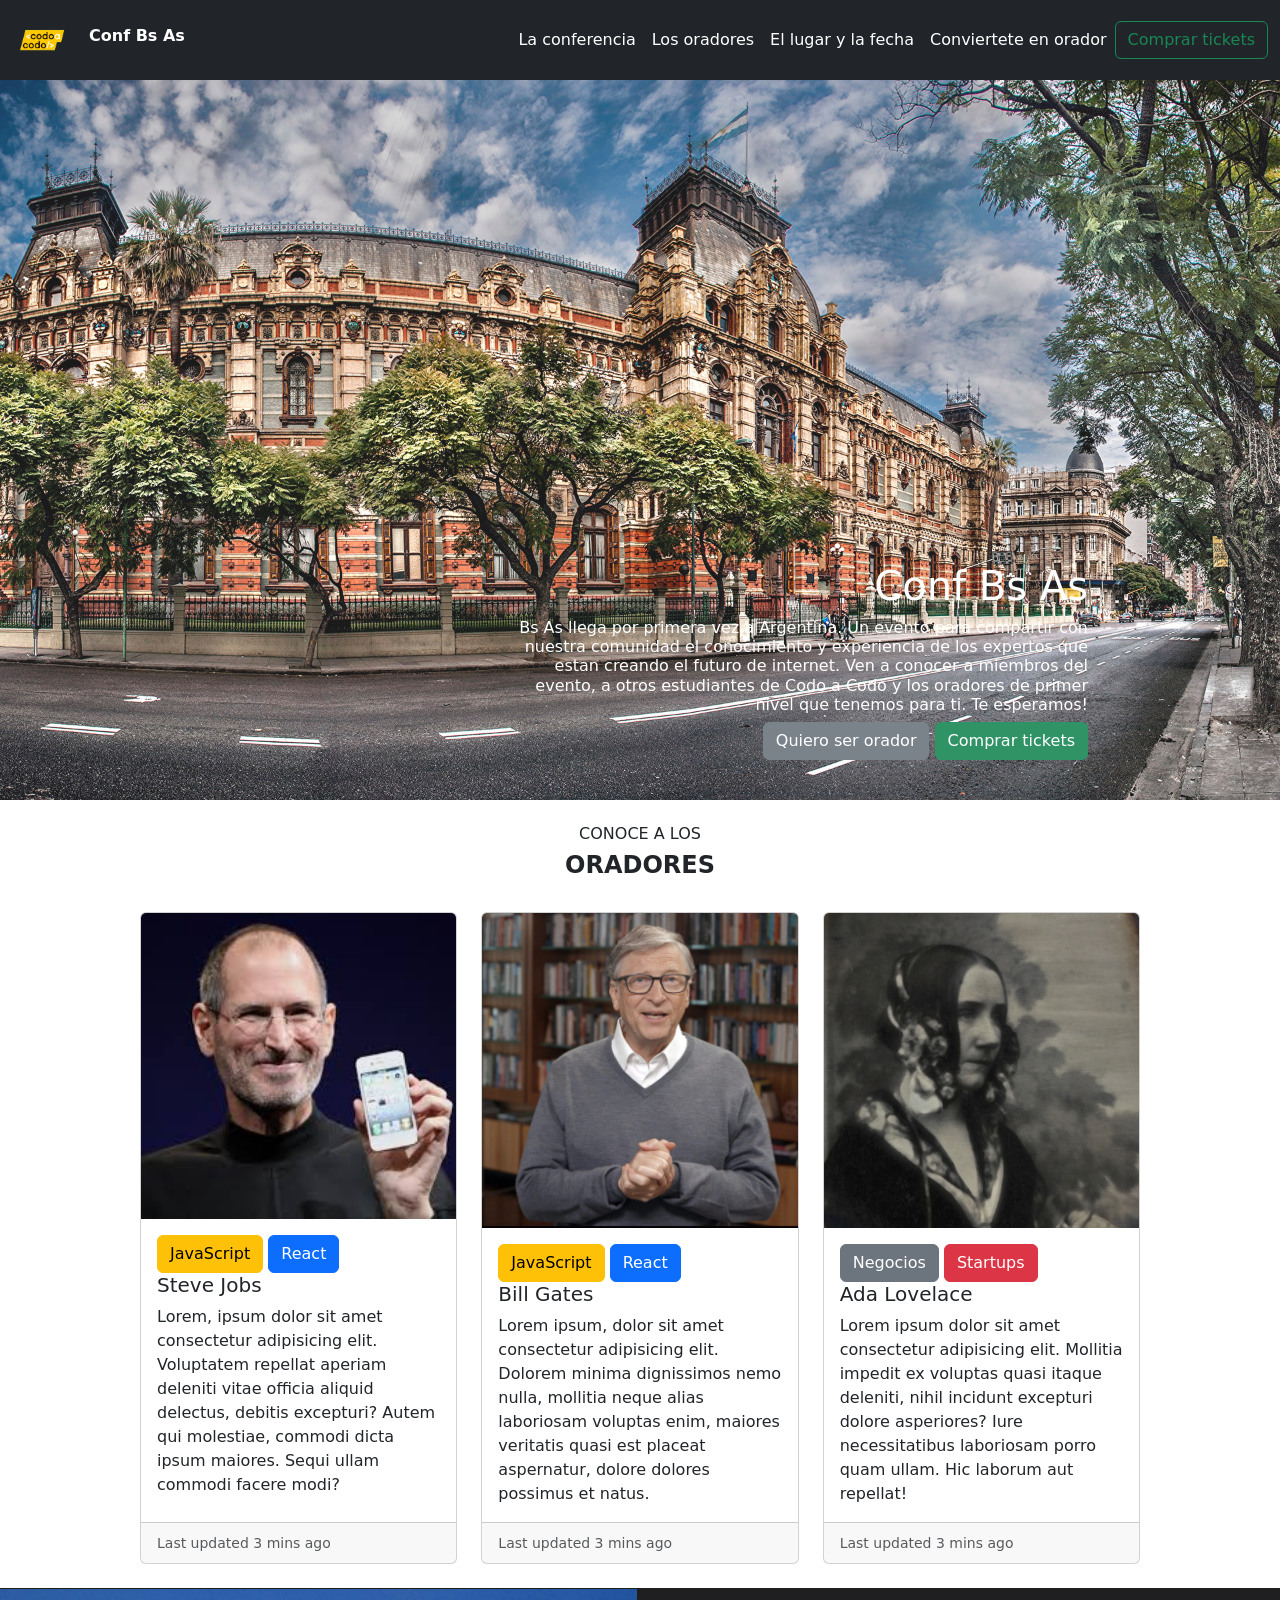
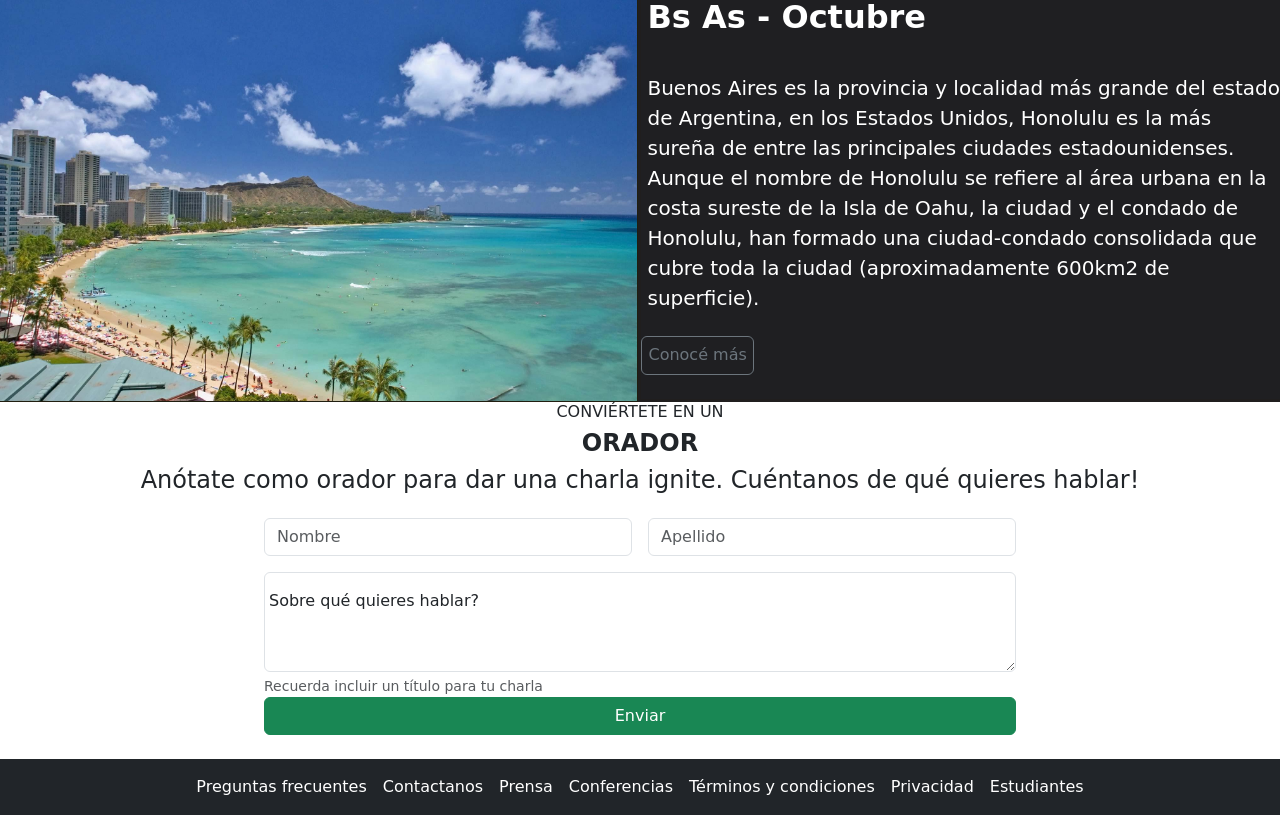
<file: index.html>
<!DOCTYPE html>
<html lang="en">
<head>
    <meta charset="UTF-8">
    <meta name="viewport" content="width=device-width, initial-scale=1.0">
    <meta property="og:image" content="https://pixeno.ar/assets/img/pixeno.webp">
    <title>Final Integrador css</title>
    <link href="css/style.css" rel="stylesheet">
    <link href="https://cdn.jsdelivr.net/npm/bootstrap@5.3.2/dist/css/bootstrap.min.css" rel="stylesheet" integrity="sha384-T3c6CoIi6uLrA9TneNEoa7RxnatzjcDSCmG1MXxSR1GAsXEV/Dwwykc2MPK8M2HN" crossorigin="anonymous">
    
</head>
<body>
<div id="contenedor" bg-dark bg-gradient>
  <nav class="navbar navbar-expand-lg bg-dark text-white" id="navinicio"> 
    <div class="container-fluid">
      <a class="navbar-brand me-auto" href="#">
        <img src="img/codoacodo.png" alt="Bootstrap" width="61" height="35">
      </a>
      <h7 class="p-3 mb-2"><span class="fw-bold">Conf Bs As</span><br></h7>
      <button class="navbar-toggler" type="button" data-bs-toggle="collapse" data-bs-target="#navbarSupportedContent" aria-controls="navbarSupportedContent" aria-expanded="false" aria-label="Toggle navigation">
        <span class="navbar-toggler-icon bg-body"></span>
      </button>
      <div class="collapse navbar-collapse" id="navbarSupportedContent">
        <ul class="navbar-nav ms-auto mb-2 mb-lg-0" >
          <li class="nav-item">
            <a class="nav-link active text-white" aria-current="page" href="#">La conferencia</a>
          </li>
          <li class="nav-item">
            <a class="nav-link text-white" href="#">Los oradores</a>
          </li>
          <li class="nav-item">
            <a class="nav-link text-white" href="#">El lugar y la fecha</a>
          </li>
          <li class="nav-item">
            <a class="nav-link text-white" href="#">Conviertete en orador</a>
          </li>
        </ul>
        <button class="btn btn-outline-success" type="submit">Comprar tickets</button>
      </div>
    </div>
  </nav>

  
  <div id="carouselExampleSlidesOnly" class="carousel slide" data-bs-ride="carousel"> 
    <div class="carousel-inner">
      <div class="carousel-item active">
        <img src="img/ba1.jpg" class="d-block w-100" alt="First slide">
        <div class="carousel-caption d-none d-sm-block text-end">
          <h1>Conf Bs As</h1>
          <h6>Bs As llega por primera vez a Argentina. Un evento para compartir con<br> nuestra comunidad el conocimiento y experiencia de los expertos que<br> estan creando el futuro de internet. Ven a conocer a miembros del<br> evento, a otros estudiantes de Codo a Codo y los oradores de primer<br> nivel que tenemos para ti. Te esperamos!</h6>
          <button type="button" class="btn btn-secondary">Quiero ser orador</button>
          <button type="button" class="btn btn-success">Comprar tickets</button>
        </div>
      </div>
      <div class="carousel-item">
        <img src="img/ba2.jpg" class="d-block w-100" alt="Second slide">
        <div class="carousel-caption d-none d-sm-block text-end">
          <h1>Conf Bs As</h1>  
          <h6>Bs As llega por primera vez a Argentina. Un evento para compartir con<br> nuestra comunidad el conocimiento y experiencia de los expertos que<br> estan creando el futuro de internet. Ven a conocer a miembros del<br> evento, a otros estudiantes de Codo a Codo y los oradores de primer<br> nivel que tenemos para ti. Te esperamos!</h6>        
          <button type="button" class="btn btn-secondary">Quiero ser orador</button>
          <button type="button" class="btn btn-success">Comprar tickets</button>
        </div>
      </div>
      <div class="carousel-item">
        <img src="img/ba3.jpg" class="d-block w-100" alt="Third Slade">
        <div class="carousel-caption d-none d-sm-block text-end">
          <h1>Conf Bs As</h1>
          <h6>Bs As llega por primera vez a Argentina. Un evento para compartir con<br> nuestra comunidad el conocimiento y experiencia de los expertos que<br> estan creando el futuro de internet. Ven a conocer a miembros del<br> evento, a otros estudiantes de Codo a Codo y los oradores de primer<br> nivel que tenemos para ti. Te esperamos!</h6>
          <button type="button" class="btn btn-secondary">Quiero ser orador</button>
          <button type="button" class="btn btn-success">Comprar tickets</button>
        </div>  
      </div>
    </div>
  </div>

<div>
  <br>
  <h6 class="display-7 fw-light text-center"><span>CONOCE A LOS</span></h6> 
  <h4 class="display-7 fw-light text-dark text-center"><span class="fw-bold">ORADORES</span></h4>
</div>

<div class="row row-cols-1 row-cols-md-3 g-4" id="divcards">
  <div class="col">
    <div class="card h-100">
      <img src="img/steve.jpg" class="card-img-top" alt="...">
      <div class="card-body">
        <button type="button" class="btn btn-warning">JavaScript</button>
        <button type="button" class="btn btn-primary">React</button>
        <h5 class="card-title">Steve Jobs</h5>
        <p class="card-text">Lorem, ipsum dolor sit amet consectetur adipisicing elit. Voluptatem repellat aperiam deleniti vitae officia aliquid delectus, debitis excepturi? Autem qui molestiae, commodi dicta ipsum maiores. Sequi ullam commodi facere modi?</p>
      </div>
      <div class="card-footer">
        <small class="text-muted">Last updated 3 mins ago</small>
      </div>
    </div>
  </div>
  <div class="col">
    <div class="card h-100">
      <img src="img/bill.jpg" class="card-img-top" alt="...">
      <div class="card-body">
        <button type="button" class="btn btn-warning">JavaScript</button>
        <button type="button" class="btn btn-primary">React</button>
        <h5 class="card-title">Bill Gates</h5>
        <p class="card-text">Lorem ipsum, dolor sit amet consectetur adipisicing elit. Dolorem minima dignissimos nemo nulla, mollitia neque alias laboriosam voluptas enim, maiores veritatis quasi est placeat aspernatur, dolore dolores possimus et natus.</p>
      </div>
      <div class="card-footer">
        <small class="text-muted">Last updated 3 mins ago</small>
      </div>
    </div>
  </div>
  <div class="col">
    <div class="card h-100">
      <img src="img/ada.jpeg" class="card-img-top" alt="...">
      <div class="card-body">
        <button type="button" class="btn btn-secondary">Negocios</button>
        <button type="button" class="btn btn-danger">Startups</button>
        <h5 class="card-title">Ada Lovelace</h5>
        <p class="card-text">Lorem ipsum dolor sit amet consectetur adipisicing elit. Mollitia impedit ex voluptas quasi itaque deleniti, nihil incidunt excepturi dolore asperiores? Iure necessitatibus laboriosam porro quam ullam. Hic laborum aut repellat!</p>
      </div>
      <div class="card-footer">
        <small class="text-muted">Last updated 3 mins ago</small>
      </div>
    </div>
  </div>
</div>
<br>
<div id="contenedor2">
  <div class="row">
    <div class="col" id="columna1">
      <img src="img/honolulu.jpg" class="d-block w-100">
    </div>
    <div class="col" id="columna2">
      <h2 class="fw-light mb-4" id="Titulocol2"><span class="fw-bold text-white">Bs As - Octubre</span></h2>
      <p class="fs-5 fw-light text-white" id="Contenidocol2">Buenos Aires es la provincia y localidad más grande del estado de Argentina, en los Estados Unidos, Honolulu es la más sureña de entre las principales ciudades estadounidenses. Aunque el nombre de Honolulu se refiere al área urbana en la costa sureste de la Isla de Oahu, la ciudad y el condado de Honolulu, han formado una ciudad-condado consolidada que cubre toda la ciudad (aproximadamente 600km2 de superficie).</p>
      <button type="button" class="btn btn-outline-secondary" id="botoncol2">Conocé más</button>
    </div>
  </div>
  
</div>
          
<div>
  <h6 class="display-7 fw-light text-center"><span>CONVIÉRTETE EN UN</span></h6> 
  <h4 class="display-7 fw-light text-dark text-center"><span class="fw-bold">ORADOR</span></h4>
  <h4 class="display-7 fw-light text-center"><span>Anótate como orador para dar una charla ignite. Cuéntanos de qué quieres hablar!</span></h4>
</div>
<div class="row g-3" id="formapeynom">
  <div class="col">
    <input type="text" class="form-control" placeholder="Nombre" aria-label="Nombre">
  </div>
  <div class="col">
    <input type="text" class="form-control" placeholder="Apellido" aria-label="Apellido">
  </div>
  <div class="form-floating">
    <textarea class="form-control" placeholder="Sobre qué quieres hablar?" id="floatingTextarea2" style="height: 100px"></textarea>
    <label for="floatingTextarea2">Sobre qué quieres hablar?</label>
    <div id="emailHelp" class="form-text">Recuerda incluir un título para tu charla</div>
    <button type="button" class="btn btn-success" id="enviaroradorabd">Enviar</button>
    </div>
  
    </div>
<br>

<nav class="navbar navbar-expand-lg bg-dark text-white"> 
  <div class="container-fluid">
    <div class="collapse navbar-collapse" id="navbarSupportedContent">
      <ul class="navbar-nav mx-auto mb-2 mb-lg-0" >
        <li class="nav-item">
          <a class="nav-link active text-white" aria-current="page" href="#">Preguntas frecuentes</a>
        </li>
        <li class="nav-item">
          <a class="nav-link text-white" href="#">Contactanos</a>
        </li>
        <li class="nav-item">
          <a class="nav-link text-white" href="#">Prensa</a>
        </li>
        <li class="nav-item">
          <a class="nav-link text-white" href="#">Conferencias</a>
        </li>
        <li class="nav-item">
          <a class="nav-link text-white" href="#">Términos y condiciones</a>
        </li>
        <li class="nav-item">
          <a class="nav-link text-white" href="#">Privacidad</a>
        </li>
        <li class="nav-item">
          <a class="nav-link text-white" href="#">Estudiantes</a>
        </li>
      </ul>
    </div>
  </div>
</nav>

</div>

    <script src="https://cdn.jsdelivr.net/npm/bootstrap@5.3.2/dist/js/bootstrap.bundle.min.js" integrity="sha384-C6RzsynM9kWDrMNeT87bh95OGNyZPhcTNXj1NW7RuBCsyN/o0jlpcV8Qyq46cDfL" crossorigin="anonymous"></script>
    <script src="https://code.jquery.com/jquery-3.6.0.min.js" integrity="sha256-/xUj+3OJU5yExlq6GSYGSHk7tPXikynS7ogEvDej/m4=" crossorigin="anonymous"></script>
  
</body>
</html>
</file>
<file: css/style.css>
#contenedor
{
    width: 100%;
    margin: auto;
}

#divcards
{
    width: 80%;
    margin: auto;
}


#carouselExampleSlidesOnly{
    background-color: #1f1f22;
    opacity: .9
}

#honolulu
{
    width: 100%;
    margin: auto;
}

/* Probar si funciona o no y/o entender su funcionamiento en caso que funcione */
.carousel-item {
    position: relative;
    display: none;
    float: left;
    width: 100%;
    margin-right: -100%;
    -webkit-backface-visibility: hidden;
    backface-visibility: hidden;
    transition: -webkit-transform 0.6s ease-in-out;
    transition: transform 0.6s ease-in-out;
    transition: transform 0.6s ease-in-out, -webkit-transform 0.6s ease-in-out;
  }

  /* Probar si funciona o no y/o entender su funcionamiento en caso que funcione */
  
  .carousel-caption {
    position: absolute;
    right: 15%;
    bottom: 20px;
    left: 15%;
    z-index: 10;
    padding-top: 20px;
    padding-bottom: 20px;
    color: #fff;
    text-align: center;
  }

  #contenedor2
  {
    width: 100%;
    margin: auto;
  }

  #columna1
  {
    
      width: 50%;
      border: 1px solid #201e10;
      padding: 0%;
  }
  #columna2
  {
      width: 50%;
      border:solid #201e1e;
      background: #1f1f22;
      padding: 0%;
  }

  /* Ver de simplificar estas 3 lineas de codigo */
  #Titulocol2
  {
    padding: 1%;
  }

  #Contenidocol2
  {
    padding: 1%;
  }
  #botoncol2
  {
    padding: 1%;
  }

  #formapeynom
{
    width: 60%;
    margin: auto;
}

#enviaroradorabd
{
    width: 100%;
    margin: auto;
    align-items: center;
}

.navbar-nav.navbar-center {
  position: absolute;
  left: 50%;
  transform: translatex(-50%);
}
</file>
